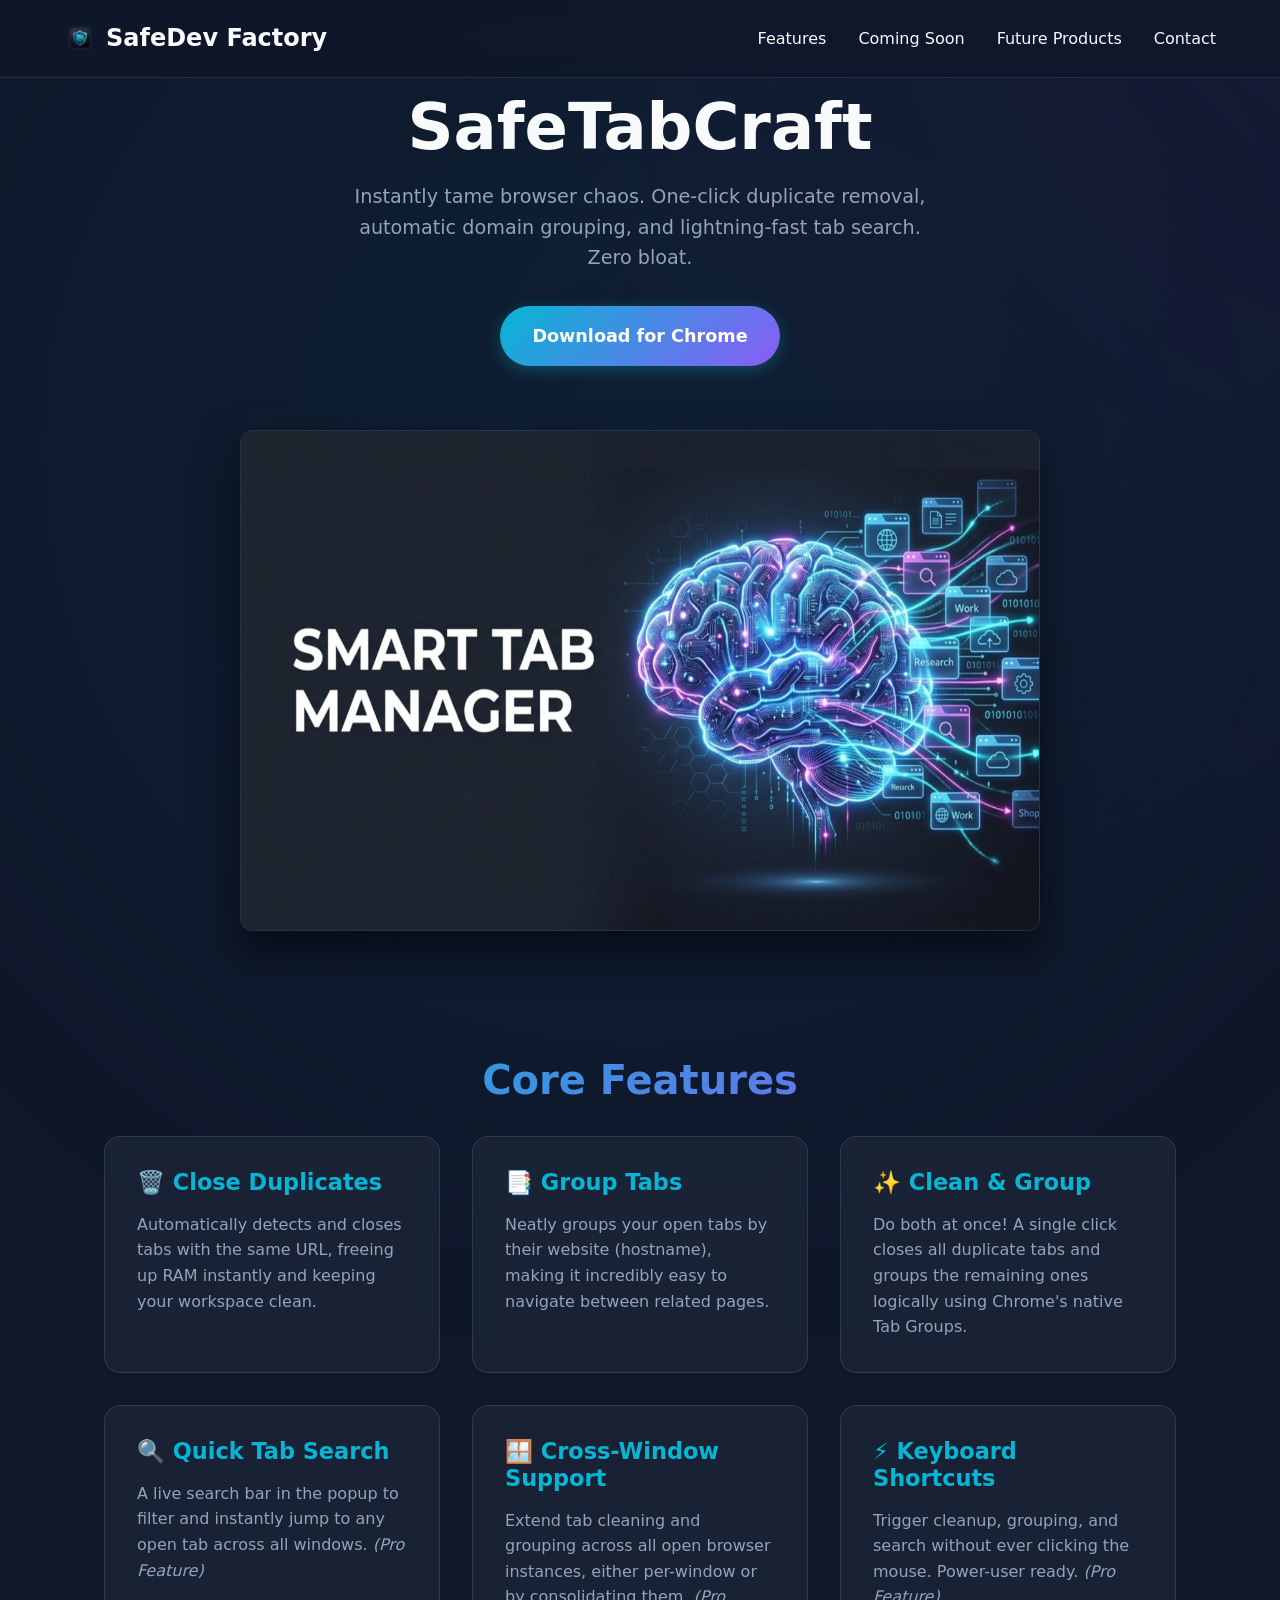
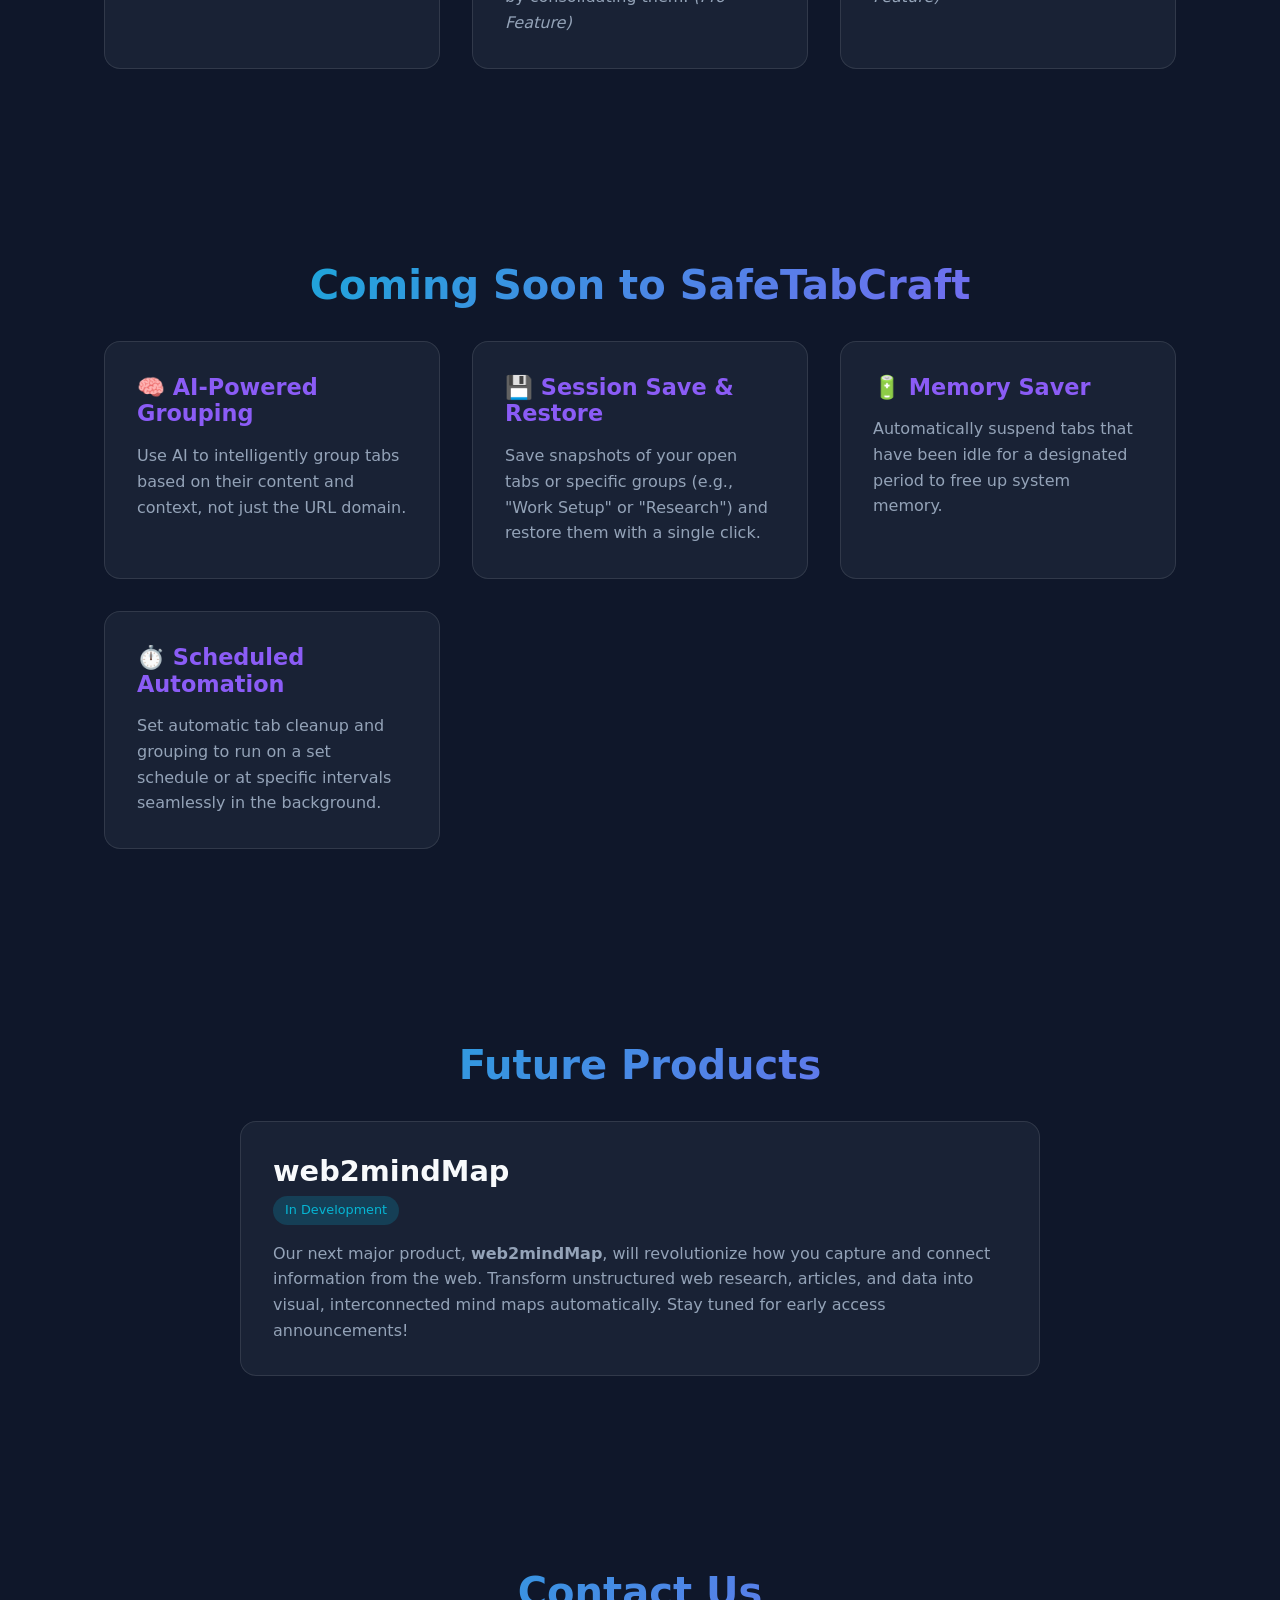
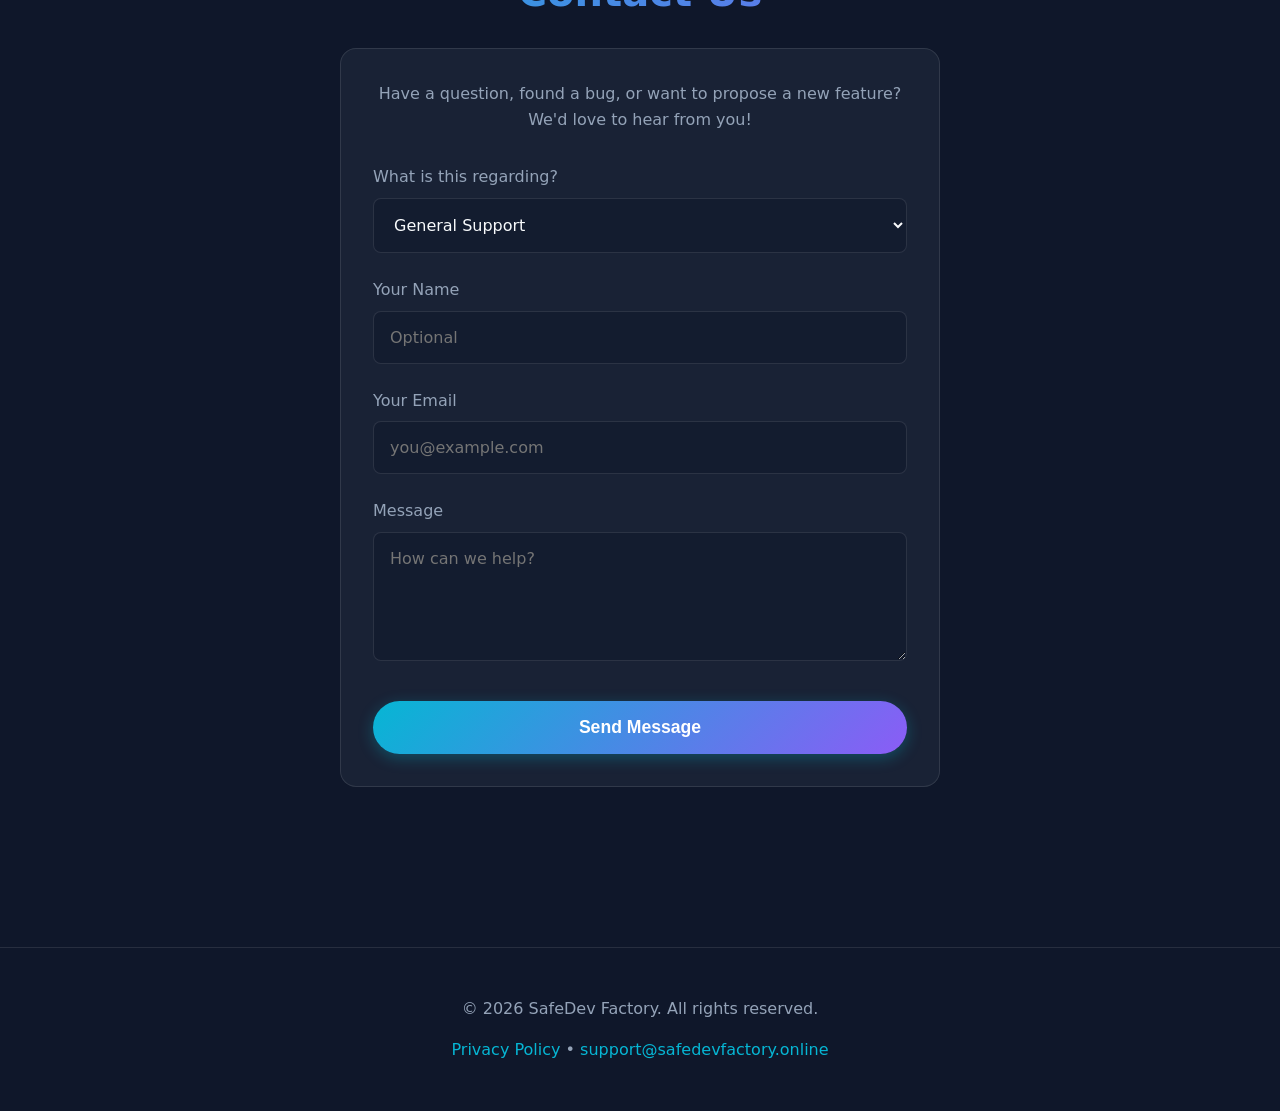
<file: index.html>
<!DOCTYPE html>
<html lang="en">
<head>
  <meta charset="UTF-8">
  <meta name="viewport" content="width=device-width, initial-scale=1.0">
  <title>SafeDev Factory | SafeTabCraft</title>
  <link rel="stylesheet" href="style.css">
</head>
<body>

  <!-- Navigation -->
  <nav>
    <div class="logo-container">
      <img src="assets/icon_128.png" alt="SafeDev Factory Logo">
      SafeDev Factory
    </div>
    <div class="nav-links">
      <a href="#features">Features</a>
      <a href="#roadmap">Coming Soon</a>
      <a href="#future-products">Future Products</a>
      <a href="#contact">Contact</a>
    </div>
  </nav>

  <!-- Hero Section -->
  <header class="hero">
    <h1>SafeTabCraft</h1>
    <p>Instantly tame browser chaos. One-click duplicate removal, automatic domain grouping, and lightning-fast tab search. Zero bloat.</p>
    <a href="https://chromewebstore.google.com/detail/gdadgkldajbplamijfdelabigcgjkjng?utm_source=item-share-cb" target="_blank" class="btn">Download for Chrome</a>
    <img src="assets/marquee_smart.jpg" alt="SafeTabCraft Promo" class="hero-image">
  </header>

  <!-- Features Section -->
  <section id="features">
    <h2>Core Features</h2>
    <div class="grid">
      <div class="glass-card">
        <h3>🗑️ Close Duplicates</h3>
        <p>Automatically detects and closes tabs with the same URL, freeing up RAM instantly and keeping your workspace clean.</p>
      </div>
      <div class="glass-card">
        <h3>📑 Group Tabs</h3>
        <p>Neatly groups your open tabs by their website (hostname), making it incredibly easy to navigate between related pages.</p>
      </div>
      <div class="glass-card">
        <h3>✨ Clean & Group</h3>
        <p>Do both at once! A single click closes all duplicate tabs and groups the remaining ones logically using Chrome's native Tab Groups.</p>
      </div>
      <div class="glass-card">
        <h3>🔍 Quick Tab Search</h3>
        <p>A live search bar in the popup to filter and instantly jump to any open tab across all windows. <em>(Pro Feature)</em></p>
      </div>
      <div class="glass-card">
        <h3>🪟 Cross-Window Support</h3>
        <p>Extend tab cleaning and grouping across all open browser instances, either per-window or by consolidating them. <em>(Pro Feature)</em></p>
      </div>
      <div class="glass-card">
        <h3>⚡ Keyboard Shortcuts</h3>
        <p>Trigger cleanup, grouping, and search without ever clicking the mouse. Power-user ready. <em>(Pro Feature)</em></p>
      </div>
    </div>
  </section>

  <!-- Roadmap Section -->
  <section id="roadmap">
    <h2>Coming Soon to SafeTabCraft</h2>
    <div class="grid">
      <div class="glass-card roadmap-card">
        <h3>🧠 AI-Powered Grouping</h3>
        <p>Use AI to intelligently group tabs based on their content and context, not just the URL domain.</p>
      </div>
      <div class="glass-card roadmap-card">
        <h3>💾 Session Save & Restore</h3>
        <p>Save snapshots of your open tabs or specific groups (e.g., "Work Setup" or "Research") and restore them with a single click.</p>
      </div>
      <div class="glass-card roadmap-card">
        <h3>🔋 Memory Saver</h3>
        <p>Automatically suspend tabs that have been idle for a designated period to free up system memory.</p>
      </div>
      <div class="glass-card roadmap-card">
        <h3>⏱️ Scheduled Automation</h3>
        <p>Set automatic tab cleanup and grouping to run on a set schedule or at specific intervals seamlessly in the background.</p>
      </div>
    </div>
  </section>

  <!-- Future Products Section -->
  <section id="future-products">
    <h2>Future Products</h2>
    <div class="grid" style="grid-template-columns: 1fr; max-width: 800px; margin: 0 auto;">
      <div class="glass-card">
        <h3 style="color: var(--text-main); font-size: 1.8rem; margin-bottom: 0.5rem;">web2mindMap</h3>
        <span style="display: inline-block; padding: 4px 12px; background: rgba(6, 182, 212, 0.2); color: var(--accent-cyan); border-radius: 20px; font-size: 0.8rem; margin-bottom: 1rem;">In Development</span>
        <p>Our next major product, <strong>web2mindMap</strong>, will revolutionize how you capture and connect information from the web. Transform unstructured web research, articles, and data into visual, interconnected mind maps automatically. Stay tuned for early access announcements!</p>
      </div>
    </div>
  </section>

  <!-- Contact Section -->
  <section id="contact">
    <h2>Contact Us</h2>
    <div class="glass-card" style="max-width: 600px; margin: 0 auto;">
      <p style="text-align: center; margin-bottom: 2rem;">Have a question, found a bug, or want to propose a new feature? We'd love to hear from you!</p>
      
      <form class="contact-form" action="https://formspree.io/f/xaqrndlp" method="POST">
        <div class="form-group">
          <label for="topic">What is this regarding?</label>
          <select id="topic" name="topic" required>
            <option value="General Support">General Support</option>
            <option value="Feature Proposal">Propose a New Feature</option>
            <option value="Bug Report">Bug Report</option>
            <option value="web2mindMap Inquiry">web2mindMap Inquiry</option>
          </select>
        </div>
        
        <div class="form-group">
          <label for="name">Your Name</label>
          <input type="text" id="name" name="name" placeholder="Optional">
        </div>
        
        <div class="form-group">
          <label for="email">Your Email</label>
          <input type="email" id="email" name="email" required placeholder="you@example.com">
        </div>
        
        <div class="form-group">
          <label for="message">Message</label>
          <textarea id="message" name="message" required rows="5" placeholder="How can we help?"></textarea>
        </div>
        
        <button type="submit" class="btn" style="width: 100%; margin-top: 1rem;">Send Message</button>
      </form>
    </div>
  </section>

  <!-- Footer -->
  <footer>
    <p>&copy; 2026 SafeDev Factory. All rights reserved.</p>
    <div style="margin-top: 1rem;">
      <a href="privacy.html">Privacy Policy</a> &bull; 
      <a href="mailto:support@safedevfactory.online">support@safedevfactory.online</a>
    </div>
  </footer>

</body>
</html>
</file>
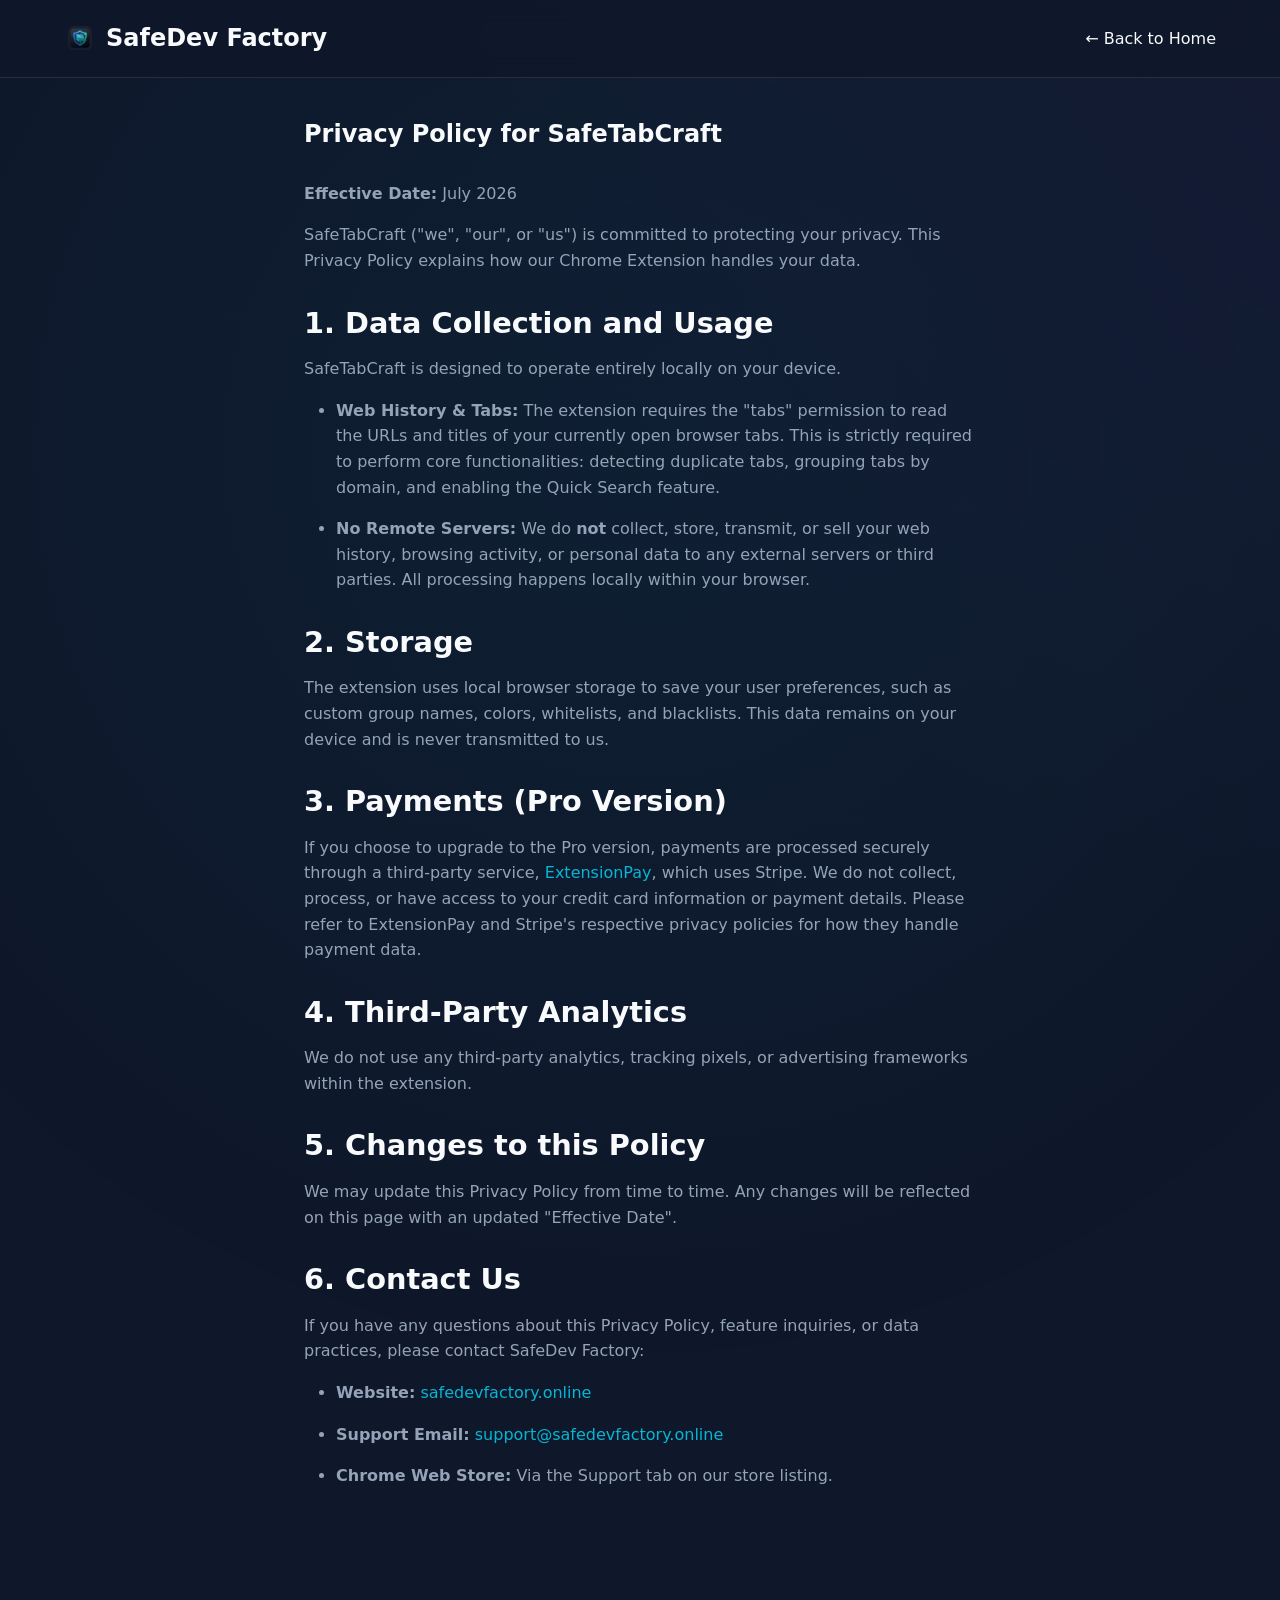
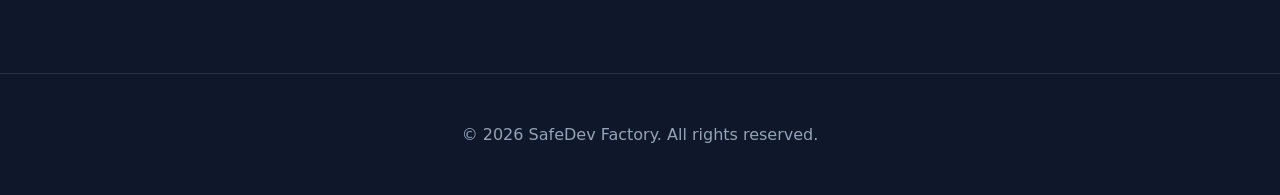
<file: privacy.html>
<!DOCTYPE html>
<html lang="en">
<head>
  <meta charset="UTF-8">
  <meta name="viewport" content="width=device-width, initial-scale=1.0">
  <title>Privacy Policy | SafeDev Factory</title>
  <link rel="stylesheet" href="style.css">
</head>
<body>

  <!-- Navigation -->
  <nav>
    <div class="logo-container">
      <img src="assets/icon_128.png" alt="SafeDev Factory Logo">
      <a href="index.html" style="color: inherit;">SafeDev Factory</a>
    </div>
    <div class="nav-links">
      <a href="index.html">&larr; Back to Home</a>
    </div>
  </nav>

  <!-- Privacy Content -->
  <section class="privacy-container">
    <h1>Privacy Policy for SafeTabCraft</h1>
    <p><strong>Effective Date:</strong> July 2026</p>
    <p>SafeTabCraft ("we", "our", or "us") is committed to protecting your privacy. This Privacy Policy explains how our Chrome Extension handles your data.</p>

    <h2>1. Data Collection and Usage</h2>
    <p>SafeTabCraft is designed to operate entirely locally on your device.</p>
    <ul>
      <li><strong>Web History & Tabs:</strong> The extension requires the "tabs" permission to read the URLs and titles of your currently open browser tabs. This is strictly required to perform core functionalities: detecting duplicate tabs, grouping tabs by domain, and enabling the Quick Search feature.</li>
      <li><strong>No Remote Servers:</strong> We do <strong>not</strong> collect, store, transmit, or sell your web history, browsing activity, or personal data to any external servers or third parties. All processing happens locally within your browser.</li>
    </ul>

    <h2>2. Storage</h2>
    <p>The extension uses local browser storage to save your user preferences, such as custom group names, colors, whitelists, and blacklists. This data remains on your device and is never transmitted to us.</p>

    <h2>3. Payments (Pro Version)</h2>
    <p>If you choose to upgrade to the Pro version, payments are processed securely through a third-party service, <a href="https://extensionpay.com" target="_blank">ExtensionPay</a>, which uses Stripe. We do not collect, process, or have access to your credit card information or payment details. Please refer to ExtensionPay and Stripe's respective privacy policies for how they handle payment data.</p>

    <h2>4. Third-Party Analytics</h2>
    <p>We do not use any third-party analytics, tracking pixels, or advertising frameworks within the extension.</p>

    <h2>5. Changes to this Policy</h2>
    <p>We may update this Privacy Policy from time to time. Any changes will be reflected on this page with an updated "Effective Date".</p>

    <h2>6. Contact Us</h2>
    <p>If you have any questions about this Privacy Policy, feature inquiries, or data practices, please contact SafeDev Factory:</p>
    <ul>
      <li><strong>Website:</strong> <a href="https://safedevfactory.online">safedevfactory.online</a></li>
      <li><strong>Support Email:</strong> <a href="mailto:support@safedevfactory.online">support@safedevfactory.online</a></li>
      <li><strong>Chrome Web Store:</strong> Via the Support tab on our store listing.</li>
    </ul>
  </section>

  <!-- Footer -->
  <footer>
    <p>&copy; 2026 SafeDev Factory. All rights reserved.</p>
  </footer>

</body>
</html>
</file>
<file: style.css>
:root {
  --bg-color: #0f172a;
  --bg-color-alt: #1e293b;
  --text-main: #f8fafc;
  --text-muted: #94a3b8;
  --accent-cyan: #06b6d4;
  --accent-purple: #8b5cf6;
  --glass-bg: rgba(30, 41, 59, 0.7);
  --glass-border: rgba(255, 255, 255, 0.1);
  --font-family: 'Inter', system-ui, -apple-system, sans-serif;
}

* {
  margin: 0;
  padding: 0;
  box-sizing: border-box;
}

body {
  background-color: var(--bg-color);
  color: var(--text-main);
  font-family: var(--font-family);
  line-height: 1.6;
  overflow-x: hidden;
}

/* Background Gradients for Aesthetic */
body::before {
  content: '';
  position: fixed;
  top: -50%;
  left: -50%;
  width: 200%;
  height: 200%;
  background: radial-gradient(circle at 50% 50%, rgba(6, 182, 212, 0.05), transparent 60%),
              radial-gradient(circle at 80% 20%, rgba(139, 92, 246, 0.05), transparent 40%);
  z-index: -1;
  pointer-events: none;
}

h1, h2, h3 {
  font-weight: 700;
  line-height: 1.2;
}

h2 {
  font-size: 2.5rem;
  margin-bottom: 2rem;
  text-align: center;
  background: linear-gradient(135deg, var(--accent-cyan), var(--accent-purple));
  -webkit-background-clip: text;
  -webkit-text-fill-color: transparent;
}

a {
  color: var(--accent-cyan);
  text-decoration: none;
  transition: color 0.3s;
}

a:hover {
  color: var(--accent-purple);
}

/* Navigation */
nav {
  position: fixed;
  top: 0;
  width: 100%;
  padding: 1.2rem 5%;
  display: flex;
  justify-content: space-between;
  align-items: center;
  background: rgba(15, 23, 42, 0.8);
  backdrop-filter: blur(12px);
  border-bottom: 1px solid var(--glass-border);
  z-index: 1000;
}

.logo-container {
  display: flex;
  align-items: center;
  gap: 10px;
  font-size: 1.5rem;
  font-weight: 700;
}

.logo-container img {
  height: 32px;
  width: 32px;
}

.nav-links {
  display: flex;
  gap: 2rem;
}

.nav-links a {
  color: var(--text-main);
  font-weight: 500;
}

.nav-links a:hover {
  color: var(--accent-cyan);
}

/* Hero Section */
.hero {
  min-height: 100vh;
  display: flex;
  flex-direction: column;
  justify-content: center;
  align-items: center;
  text-align: center;
  padding: 0 5%;
  margin-top: 60px;
}

.hero h1 {
  font-size: 4rem;
  margin-bottom: 1rem;
}

.hero p {
  font-size: 1.2rem;
  color: var(--text-muted);
  max-width: 600px;
  margin-bottom: 2rem;
}

.btn {
  display: inline-block;
  padding: 1rem 2rem;
  background: linear-gradient(135deg, var(--accent-cyan), var(--accent-purple));
  color: white;
  border-radius: 50px;
  font-weight: 600;
  font-size: 1.1rem;
  box-shadow: 0 4px 15px rgba(6, 182, 212, 0.3);
  transition: transform 0.3s, box-shadow 0.3s;
  border: none;
  cursor: pointer;
}

.btn:hover {
  transform: translateY(-2px);
  box-shadow: 0 6px 20px rgba(139, 92, 246, 0.4);
  color: white;
}

.hero-image {
  margin-top: 4rem;
  max-width: 800px;
  width: 100%;
  border-radius: 12px;
  box-shadow: 0 20px 40px rgba(0,0,0,0.5);
  border: 1px solid var(--glass-border);
}

/* Sections */
section {
  padding: 6rem 5%;
  max-width: 1200px;
  margin: 0 auto;
}

/* Grids */
.grid {
  display: grid;
  grid-template-columns: repeat(auto-fit, minmax(300px, 1fr));
  gap: 2rem;
}

/* Cards (Glassmorphism) */
.glass-card {
  background: var(--glass-bg);
  backdrop-filter: blur(10px);
  border: 1px solid var(--glass-border);
  border-radius: 16px;
  padding: 2rem;
  transition: transform 0.3s;
}

.glass-card:hover {
  transform: translateY(-5px);
  border-color: rgba(255, 255, 255, 0.2);
}

.glass-card h3 {
  font-size: 1.4rem;
  margin-bottom: 1rem;
  color: var(--accent-cyan);
}

.glass-card p {
  color: var(--text-muted);
}

/* Special specific cards */
.roadmap-card h3 {
  color: var(--accent-purple);
}

/* Contact Form */
.contact-form {
  max-width: 600px;
  margin: 0 auto;
  display: flex;
  flex-direction: column;
  gap: 1.5rem;
}

.form-group {
  display: flex;
  flex-direction: column;
  gap: 0.5rem;
}

.form-group label {
  font-weight: 500;
  color: var(--text-muted);
}

.form-group input, 
.form-group select, 
.form-group textarea {
  width: 100%;
  padding: 1rem;
  background: rgba(15, 23, 42, 0.5);
  border: 1px solid var(--glass-border);
  border-radius: 8px;
  color: var(--text-main);
  font-family: inherit;
  font-size: 1rem;
}

.form-group input:focus, 
.form-group select:focus, 
.form-group textarea:focus {
  outline: none;
  border-color: var(--accent-cyan);
}

/* Footer */
footer {
  text-align: center;
  padding: 3rem 5%;
  border-top: 1px solid var(--glass-border);
  color: var(--text-muted);
  margin-top: 4rem;
}

/* Privacy Page specific */
.privacy-container {
  padding-top: 120px;
  max-width: 800px;
  margin: 0 auto;
}

.privacy-container h1 {
  margin-bottom: 2rem;
  background: none;
  -webkit-text-fill-color: var(--text-main);
  text-align: left;
}

.privacy-container h2 {
  font-size: 1.8rem;
  margin-top: 2rem;
  margin-bottom: 1rem;
  text-align: left;
  background: none;
  -webkit-text-fill-color: var(--text-main);
}

.privacy-container p, .privacy-container li {
  color: var(--text-muted);
  margin-bottom: 1rem;
}

.privacy-container ul {
  padding-left: 2rem;
  margin-bottom: 1.5rem;
}

/* Responsive */
@media (max-width: 768px) {
  .hero h1 { font-size: 3rem; }
  .nav-links { display: none; /* Simple mobile hide for basic site */ }
}
</file>
